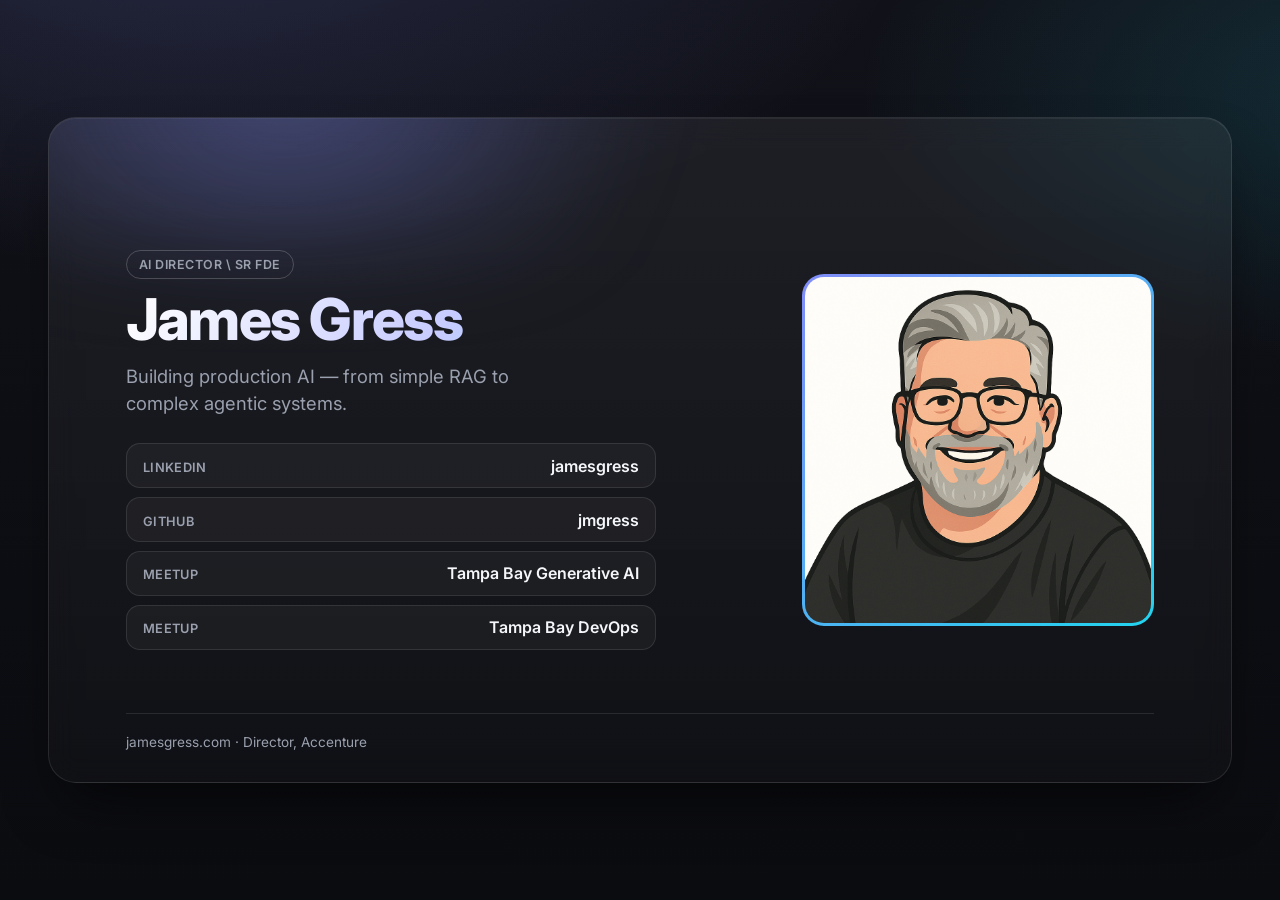
<file: index.html>
<!DOCTYPE html>
<html lang="en">
  <head>
    <meta charset="utf-8" />
    <meta name="viewport" content="width=device-width, initial-scale=1" />
    <link rel="icon" href="data:image/svg+xml,%3Csvg xmlns=%27http://www.w3.org/2000/svg%27 viewBox=%270 0 32 32%27%3E%3Crect width=%2732%27 height=%2732%27 rx=%278%27 fill=%27%236366f1%27/%3E%3Ctext x=%2716%27 y=%2721%27 text-anchor=%27middle%27 font-family=%27Arial,sans-serif%27 font-size=%2715%27 font-weight=%27700%27 fill=%27white%27%3EJG%3C/text%3E%3C/svg%3E" />
    <title>James Gress</title>
    <meta name="description" content="James Gress — FDE AI Director at Accenture." />
    <link rel="preconnect" href="https://fonts.googleapis.com" />
    <link rel="preconnect" href="https://fonts.gstatic.com" crossorigin />
    <link
      href="https://fonts.googleapis.com/css2?family=Inter:wght@400;500;600;700;800&display=swap"
      rel="stylesheet"
    />
    <link rel="stylesheet" href="styles.css" />
  </head>
  <body>
    <main class="card">
      <div class="card-glow" aria-hidden="true"></div>

      <figure class="portrait">
        <img src="assets/00-jamesgress.png" alt="Portrait of James Gress" />
      </figure>

      <div class="intro">
        <p class="eyebrow">AI Director \ Sr FDE</p>
        <h1>James Gress</h1>
        <p class="tagline">
          Building production AI — from simple RAG to complex agentic systems.
        </p>

        <ul class="links">
          <li>
            <a href="https://linkedin.com/in/jamesgress/">
              <span class="link-label">LinkedIn</span>
              <span class="link-value">jamesgress</span>
            </a>
          </li>
          <li>
            <a href="https://github.com/jmgress">
              <span class="link-label">GitHub</span>
              <span class="link-value">jmgress</span>
            </a>
          </li>
          <li>
            <a href="https://www.meetup.com/tampa-bay-generative-ai-meetup/">
              <span class="link-label">Meetup</span>
              <span class="link-value">Tampa Bay Generative AI</span>
            </a>
          </li>
          <li>
            <a href="https://www.meetup.com/tampa-devops-meetup/">
              <span class="link-label">Meetup</span>
              <span class="link-value">Tampa Bay DevOps</span>
            </a>
          </li>
        </ul>
      </div>

      <footer class="card-footer">jamesgress.com · Director, Accenture</footer>
    </main>
  </body>
</html>
</file>
<file: styles.css>
:root {
  color-scheme: dark;
  --bg: #0b0c10;
  --bg-2: #111219;
  --surface: rgba(255, 255, 255, 0.04);
  --border: rgba(255, 255, 255, 0.1);
  --border-strong: rgba(255, 255, 255, 0.2);
  --text: #f5f6fa;
  --muted: #9aa0ae;
  --accent: #818cf8;
  --accent-2: #22d3ee;
  --radius: 28px;
  font-family: "Inter", ui-sans-serif, system-ui, -apple-system, BlinkMacSystemFont, "Segoe UI", sans-serif;
}

* {
  box-sizing: border-box;
}

html,
body {
  min-height: 100%;
}

body {
  margin: 0;
  min-height: 100vh;
  display: grid;
  place-items: center;
  padding: clamp(1rem, 4vw, 3rem);
  color: var(--text);
  background:
    radial-gradient(1200px 600px at 15% -10%, rgba(129, 140, 248, 0.18), transparent 60%),
    radial-gradient(1000px 500px at 110% 10%, rgba(34, 211, 238, 0.14), transparent 55%),
    linear-gradient(180deg, var(--bg-2) 0%, var(--bg) 100%);
}

a {
  color: inherit;
  text-decoration: none;
}

.card {
  position: relative;
  width: min(100%, 1280px);
  aspect-ratio: 16 / 9;
  max-height: 100%;
  display: grid;
  grid-template-columns: minmax(0, 1.1fr) minmax(15rem, 0.9fr);
  align-items: center;
  gap: clamp(2rem, 5vw, 4rem);
  padding: clamp(2rem, 6vw, 5rem);
  background: linear-gradient(180deg, rgba(255, 255, 255, 0.06), rgba(255, 255, 255, 0.02));
  border: 1px solid var(--border);
  border-radius: var(--radius);
  box-shadow:
    0 1px 0 rgba(255, 255, 255, 0.06) inset,
    0 30px 60px -20px rgba(0, 0, 0, 0.7);
  backdrop-filter: blur(14px);
  overflow: hidden;
}

.card-glow {
  position: absolute;
  inset: -40% 40% auto -20%;
  height: 60%;
  background: radial-gradient(circle, rgba(129, 140, 248, 0.35), transparent 70%);
  filter: blur(50px);
  pointer-events: none;
}

.intro {
  position: relative;
  order: 1;
}

.portrait {
  position: relative;
  order: 2;
  margin: 0;
  justify-self: end;
  width: 100%;
  max-width: 22rem;
  aspect-ratio: 1;
  border-radius: 22px;
  padding: 3px;
  background: linear-gradient(140deg, var(--accent), var(--accent-2));
}

.portrait img {
  display: block;
  width: 100%;
  height: 100%;
  object-fit: cover;
  border-radius: 19px;
}

.eyebrow {
  margin: 0 0 0.75rem;
  display: inline-block;
  padding: 0.35rem 0.75rem;
  border: 1px solid var(--border-strong);
  border-radius: 999px;
  color: var(--muted);
  font-size: 0.78rem;
  font-weight: 600;
  letter-spacing: 0.04em;
  text-transform: uppercase;
}

h1 {
  margin: 0;
  font-size: clamp(2.4rem, 6vw, 3.6rem);
  font-weight: 800;
  letter-spacing: -0.03em;
  line-height: 1;
  background: linear-gradient(120deg, #ffffff, #c7cbff 60%, #8bd6ff);
  -webkit-background-clip: text;
  background-clip: text;
  color: transparent;
}

.tagline {
  margin: 0.9rem 0 1.6rem;
  max-width: 26rem;
  color: var(--muted);
  font-size: clamp(1rem, 2vw, 1.15rem);
  line-height: 1.5;
}

.links {
  list-style: none;
  margin: 0;
  padding: 0;
  display: grid;
  gap: 0.6rem;
}

.links a {
  display: flex;
  align-items: baseline;
  justify-content: space-between;
  gap: 1rem;
  padding: 0.7rem 1rem;
  border: 1px solid var(--border);
  border-radius: 14px;
  background: var(--surface);
  transition: transform 160ms ease, border-color 160ms ease, background 160ms ease;
}

.links a:hover {
  transform: translateY(-2px);
  border-color: var(--border-strong);
  background: rgba(255, 255, 255, 0.08);
}

.link-label {
  color: var(--muted);
  font-size: 0.8rem;
  font-weight: 600;
  letter-spacing: 0.03em;
  text-transform: uppercase;
}

.link-value {
  font-weight: 600;
}

.card-footer {
  position: absolute;
  left: clamp(2rem, 6vw, 5rem);
  right: clamp(2rem, 6vw, 5rem);
  bottom: clamp(1.25rem, 3vw, 2rem);
  padding-top: 1.25rem;
  border-top: 1px solid var(--border);
  color: var(--muted);
  font-size: 0.85rem;
}

@media (max-width: 820px) {
  .card {
    aspect-ratio: auto;
    min-height: min(100%, 100vh);
    grid-template-columns: 1fr;
    text-align: left;
  }

  .portrait {
    order: 0;
    justify-self: start;
    max-width: 10rem;
  }

  .card-footer {
    position: static;
    margin-top: 0.5rem;
  }

  .links a {
    flex-direction: column;
    gap: 0.2rem;
  }
}

@media (prefers-reduced-motion: reduce) {
  * {
    transition: none !important;
    animation: none !important;
  }
}
</file>
